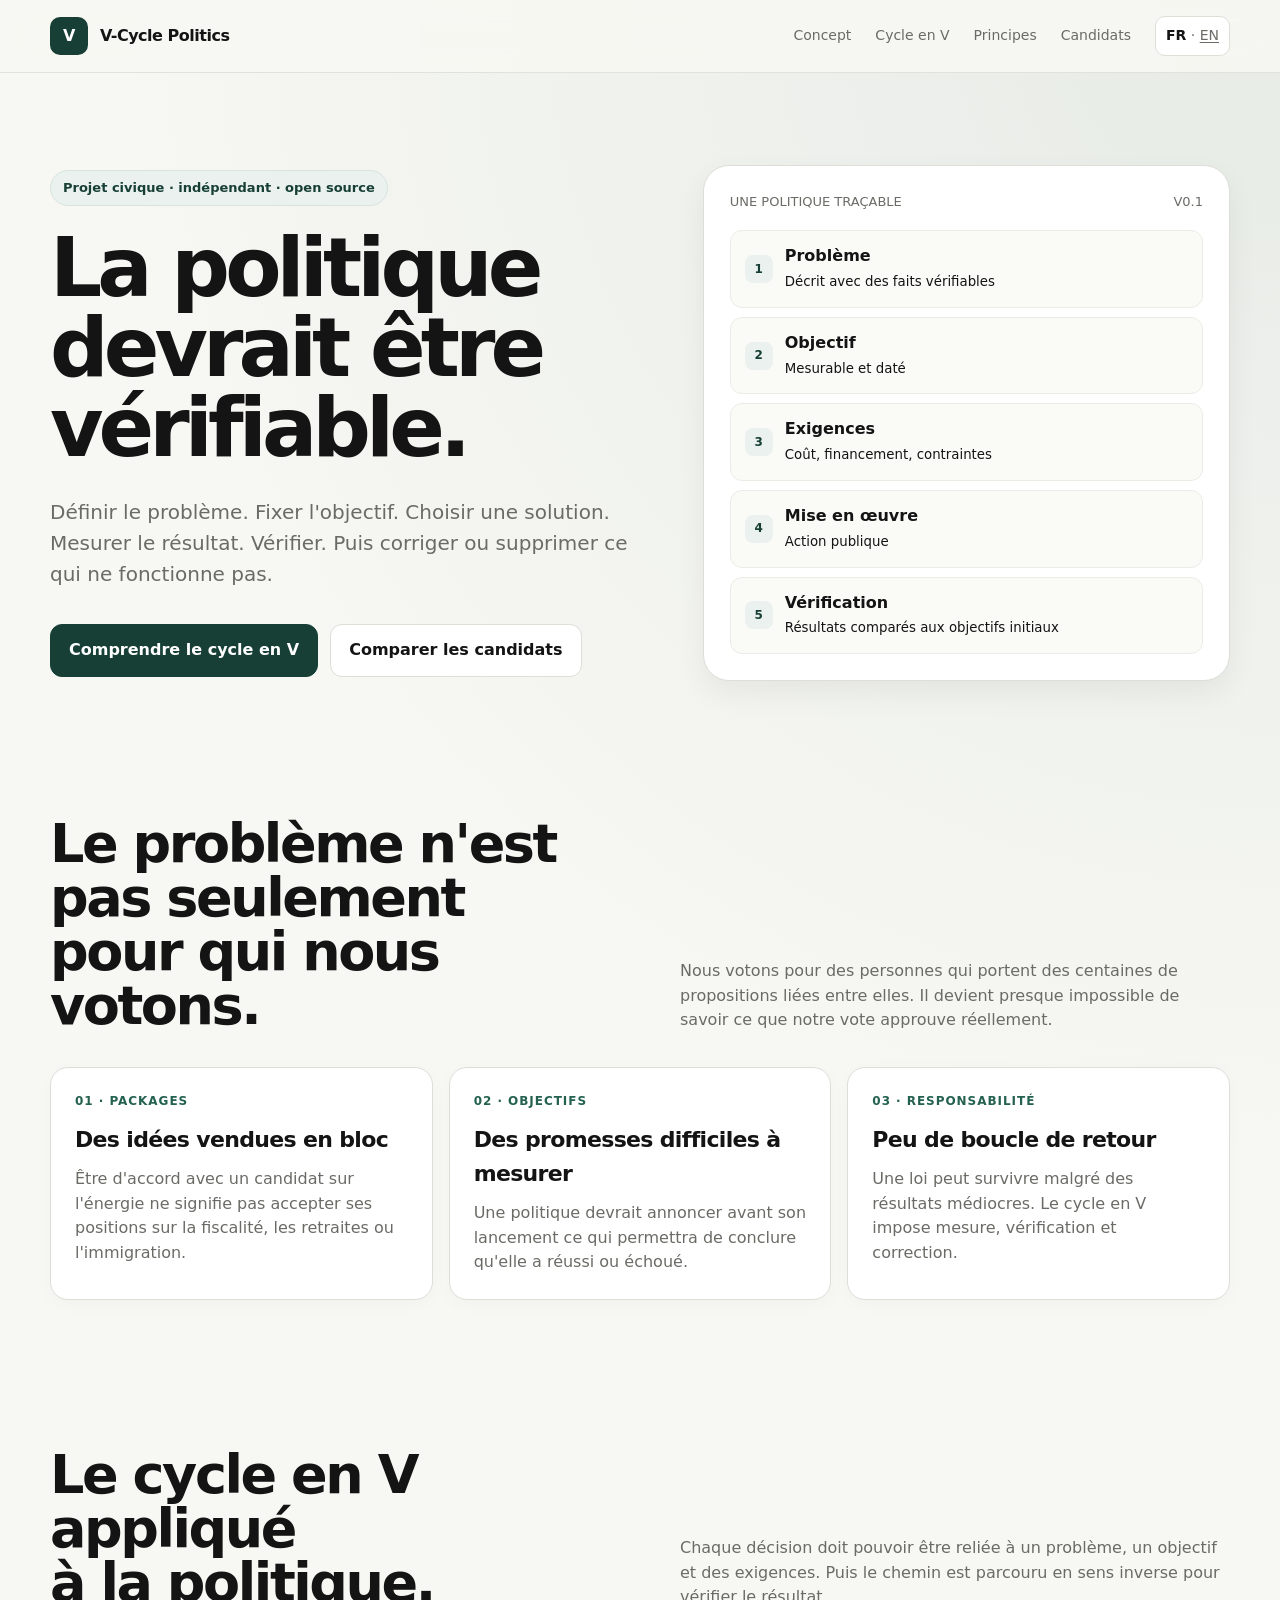
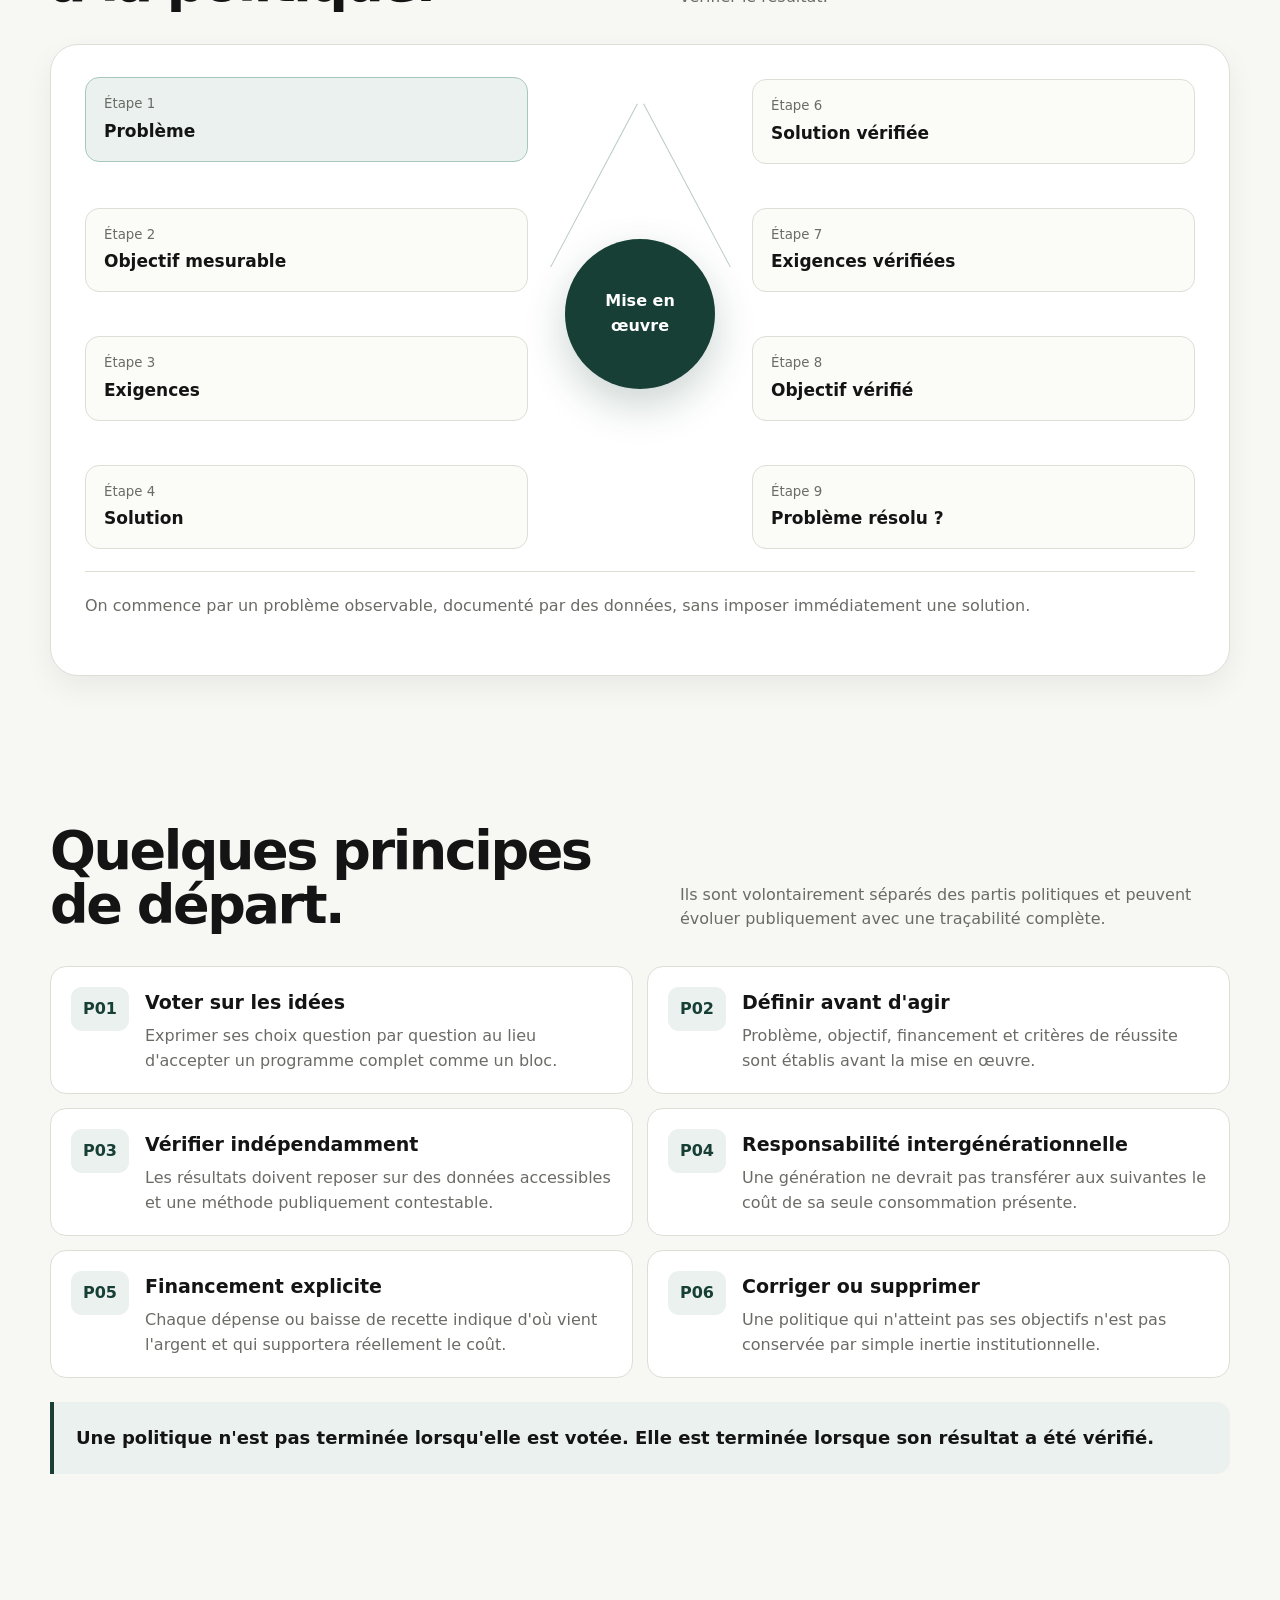
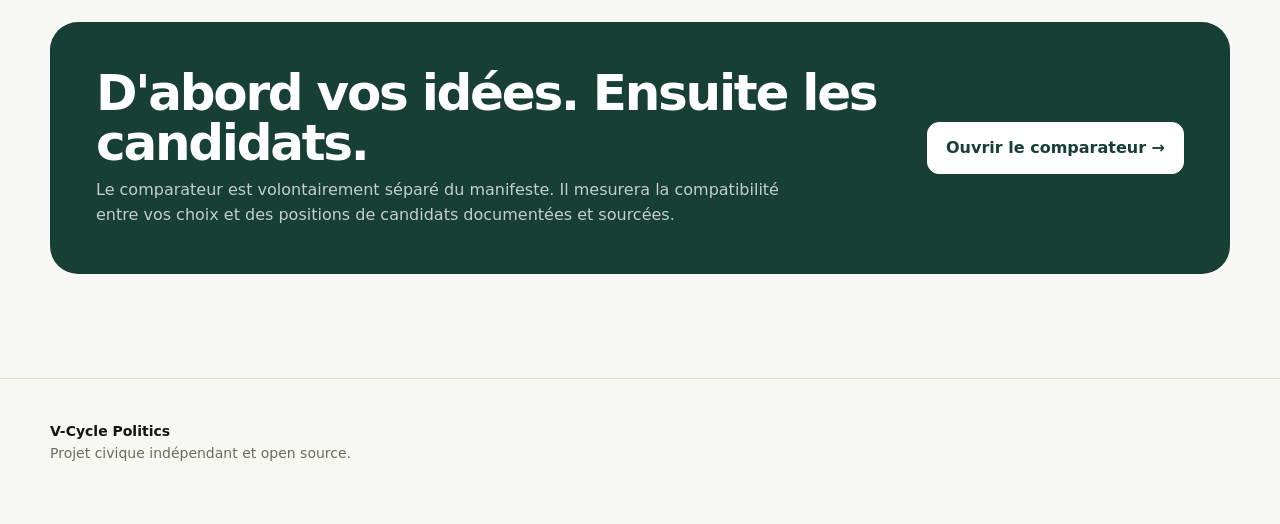
<file: index.html>
<!doctype html>
<html lang="fr">
<head>
  <meta charset="utf-8">
  <meta name="viewport" content="width=device-width, initial-scale=1">
  <title>V-Cycle Politics — La politique devrait être vérifiable</title>
  <meta name="description" content="Une proposition civique pour concevoir, financer et vérifier les politiques publiques avec un cycle en V.">
  <link rel="stylesheet" href="assets/styles.css">
</head>
<body>
  <header>
    <div class="wrap">
      <nav>
        <a class="brand" href="./"><span class="logo">V</span><span>V-Cycle Politics</span></a>
        <div class="links">
          <a href="#concept">Concept</a>
          <a href="#cycle">Cycle en V</a>
          <a href="#principes">Principes</a>
          <a href="compare/">Candidats</a>
          <span class="lang-switch"><strong>FR</strong> · <a href="en/" hreflang="en" lang="en">EN</a></span>
        </div>
      </nav>
    </div>
  </header>

  <main>
    <div class="wrap">
      <section class="hero">
        <div>
          <div class="eyebrow">Projet civique · indépendant · open source</div>
          <h1>La politique devrait être vérifiable.</h1>
          <p>Définir le problème. Fixer l'objectif. Choisir une solution. Mesurer le résultat. Vérifier. Puis corriger ou supprimer ce qui ne fonctionne pas.</p>
          <div class="cta-row">
            <a class="btn primary" href="#cycle">Comprendre le cycle en V</a>
            <a class="btn" href="compare/">Comparer les candidats</a>
          </div>
        </div>

        <aside class="hero-card">
          <div class="top"><span>UNE POLITIQUE TRAÇABLE</span><span>V0.1</span></div>
          <div class="mini-flow">
            <div class="flow-step"><span class="num">1</span><div><strong>Problème</strong><br><small>Décrit avec des faits vérifiables</small></div></div>
            <div class="flow-step"><span class="num">2</span><div><strong>Objectif</strong><br><small>Mesurable et daté</small></div></div>
            <div class="flow-step"><span class="num">3</span><div><strong>Exigences</strong><br><small>Coût, financement, contraintes</small></div></div>
            <div class="flow-step"><span class="num">4</span><div><strong>Mise en œuvre</strong><br><small>Action publique</small></div></div>
            <div class="flow-step"><span class="num">5</span><div><strong>Vérification</strong><br><small>Résultats comparés aux objectifs initiaux</small></div></div>
          </div>
        </aside>
      </section>

      <section id="concept">
        <div class="section-head">
          <h2>Le problème n'est pas seulement<br>pour qui nous votons.</h2>
          <p>Nous votons pour des personnes qui portent des centaines de propositions liées entre elles. Il devient presque impossible de savoir ce que notre vote approuve réellement.</p>
        </div>
        <div class="problems">
          <article class="card">
            <div class="kicker">01 · Packages</div>
            <h3>Des idées vendues en bloc</h3>
            <p>Être d'accord avec un candidat sur l'énergie ne signifie pas accepter ses positions sur la fiscalité, les retraites ou l'immigration.</p>
          </article>
          <article class="card">
            <div class="kicker">02 · Objectifs</div>
            <h3>Des promesses difficiles à mesurer</h3>
            <p>Une politique devrait annoncer avant son lancement ce qui permettra de conclure qu'elle a réussi ou échoué.</p>
          </article>
          <article class="card">
            <div class="kicker">03 · Responsabilité</div>
            <h3>Peu de boucle de retour</h3>
            <p>Une loi peut survivre malgré des résultats médiocres. Le cycle en V impose mesure, vérification et correction.</p>
          </article>
        </div>
      </section>

      <section id="cycle">
        <div class="section-head">
          <h2>Le cycle en V appliqué<br>à la politique.</h2>
          <p>Chaque décision doit pouvoir être reliée à un problème, un objectif et des exigences. Puis le chemin est parcouru en sens inverse pour vérifier le résultat.</p>
        </div>

        <div class="vcycle">
          <div class="v-grid">
            <div class="side">
              <div class="vc-step active" data-detail="On commence par un problème observable, documenté par des données, sans imposer immédiatement une solution."><small>Étape 1</small><strong>Problème</strong></div>
              <div class="vc-step" data-detail="L'objectif précise ce que nous voulons améliorer et à quelle échéance. Il doit pouvoir être mesuré."><small>Étape 2</small><strong>Objectif mesurable</strong></div>
              <div class="vc-step" data-detail="Les exigences décrivent les contraintes : budget, financement, libertés, délais, effets secondaires acceptables."><small>Étape 3</small><strong>Exigences</strong></div>
              <div class="vc-step" data-detail="On choisit ensuite seulement les moyens : loi, investissement, organisation, expérimentation ou absence d'action."><small>Étape 4</small><strong>Solution</strong></div>
            </div>

            <div class="center"><div class="implementation">Mise en<br>œuvre</div></div>

            <div class="side">
              <div class="vc-step" data-detail="La première vérification consiste à constater que la solution décidée a réellement été mise en œuvre comme prévu."><small>Étape 6</small><strong>Solution vérifiée</strong></div>
              <div class="vc-step" data-detail="On vérifie ensuite que les exigences ont été respectées : coût, financement, délais et contraintes."><small>Étape 7</small><strong>Exigences vérifiées</strong></div>
              <div class="vc-step" data-detail="Les indicateurs définis avant l'action permettent de savoir si l'objectif annoncé a été atteint."><small>Étape 8</small><strong>Objectif vérifié</strong></div>
              <div class="vc-step" data-detail="Enfin, on revient au problème initial : a-t-il réellement diminué ? Si non, la politique doit être corrigée ou arrêtée."><small>Étape 9</small><strong>Problème résolu ?</strong></div>
            </div>
          </div>
          <div class="vc-detail" id="vc-detail">On commence par un problème observable, documenté par des données, sans imposer immédiatement une solution.</div>
        </div>
      </section>

      <section id="principes">
        <div class="section-head">
          <h2>Quelques principes<br>de départ.</h2>
          <p>Ils sont volontairement séparés des partis politiques et peuvent évoluer publiquement avec une traçabilité complète.</p>
        </div>

        <div class="principles">
          <div class="principle"><div class="pid">P01</div><div><h3>Voter sur les idées</h3><p>Exprimer ses choix question par question au lieu d'accepter un programme complet comme un bloc.</p></div></div>
          <div class="principle"><div class="pid">P02</div><div><h3>Définir avant d'agir</h3><p>Problème, objectif, financement et critères de réussite sont établis avant la mise en œuvre.</p></div></div>
          <div class="principle"><div class="pid">P03</div><div><h3>Vérifier indépendamment</h3><p>Les résultats doivent reposer sur des données accessibles et une méthode publiquement contestable.</p></div></div>
          <div class="principle"><div class="pid">P04</div><div><h3>Responsabilité intergénérationnelle</h3><p>Une génération ne devrait pas transférer aux suivantes le coût de sa seule consommation présente.</p></div></div>
          <div class="principle"><div class="pid">P05</div><div><h3>Financement explicite</h3><p>Chaque dépense ou baisse de recette indique d'où vient l'argent et qui supportera réellement le coût.</p></div></div>
          <div class="principle"><div class="pid">P06</div><div><h3>Corriger ou supprimer</h3><p>Une politique qui n'atteint pas ses objectifs n'est pas conservée par simple inertie institutionnelle.</p></div></div>
        </div>

        <div class="principle-quote">Une politique n'est pas terminée lorsqu'elle est votée. Elle est terminée lorsque son résultat a été vérifié.</div>
      </section>

      <section>
        <div class="compare-cta">
          <div>
            <h2>D'abord vos idées. Ensuite les candidats.</h2>
            <p>Le comparateur est volontairement séparé du manifeste. Il mesurera la compatibilité entre vos choix et des positions de candidats documentées et sourcées.</p>
          </div>
          <a class="btn" href="compare/">Ouvrir le comparateur →</a>
        </div>
      </section>
    </div>
  </main>

  <footer>
    <div class="wrap footer-grid">
      <div><strong style="color:var(--text)">V-Cycle Politics</strong><br>Projet civique indépendant et open source.</div>
      <div>Français · autres langues prévues</div>
    </div>
  </footer>

  <script src="assets/site.js"></script>
</body>
</html>
</file>
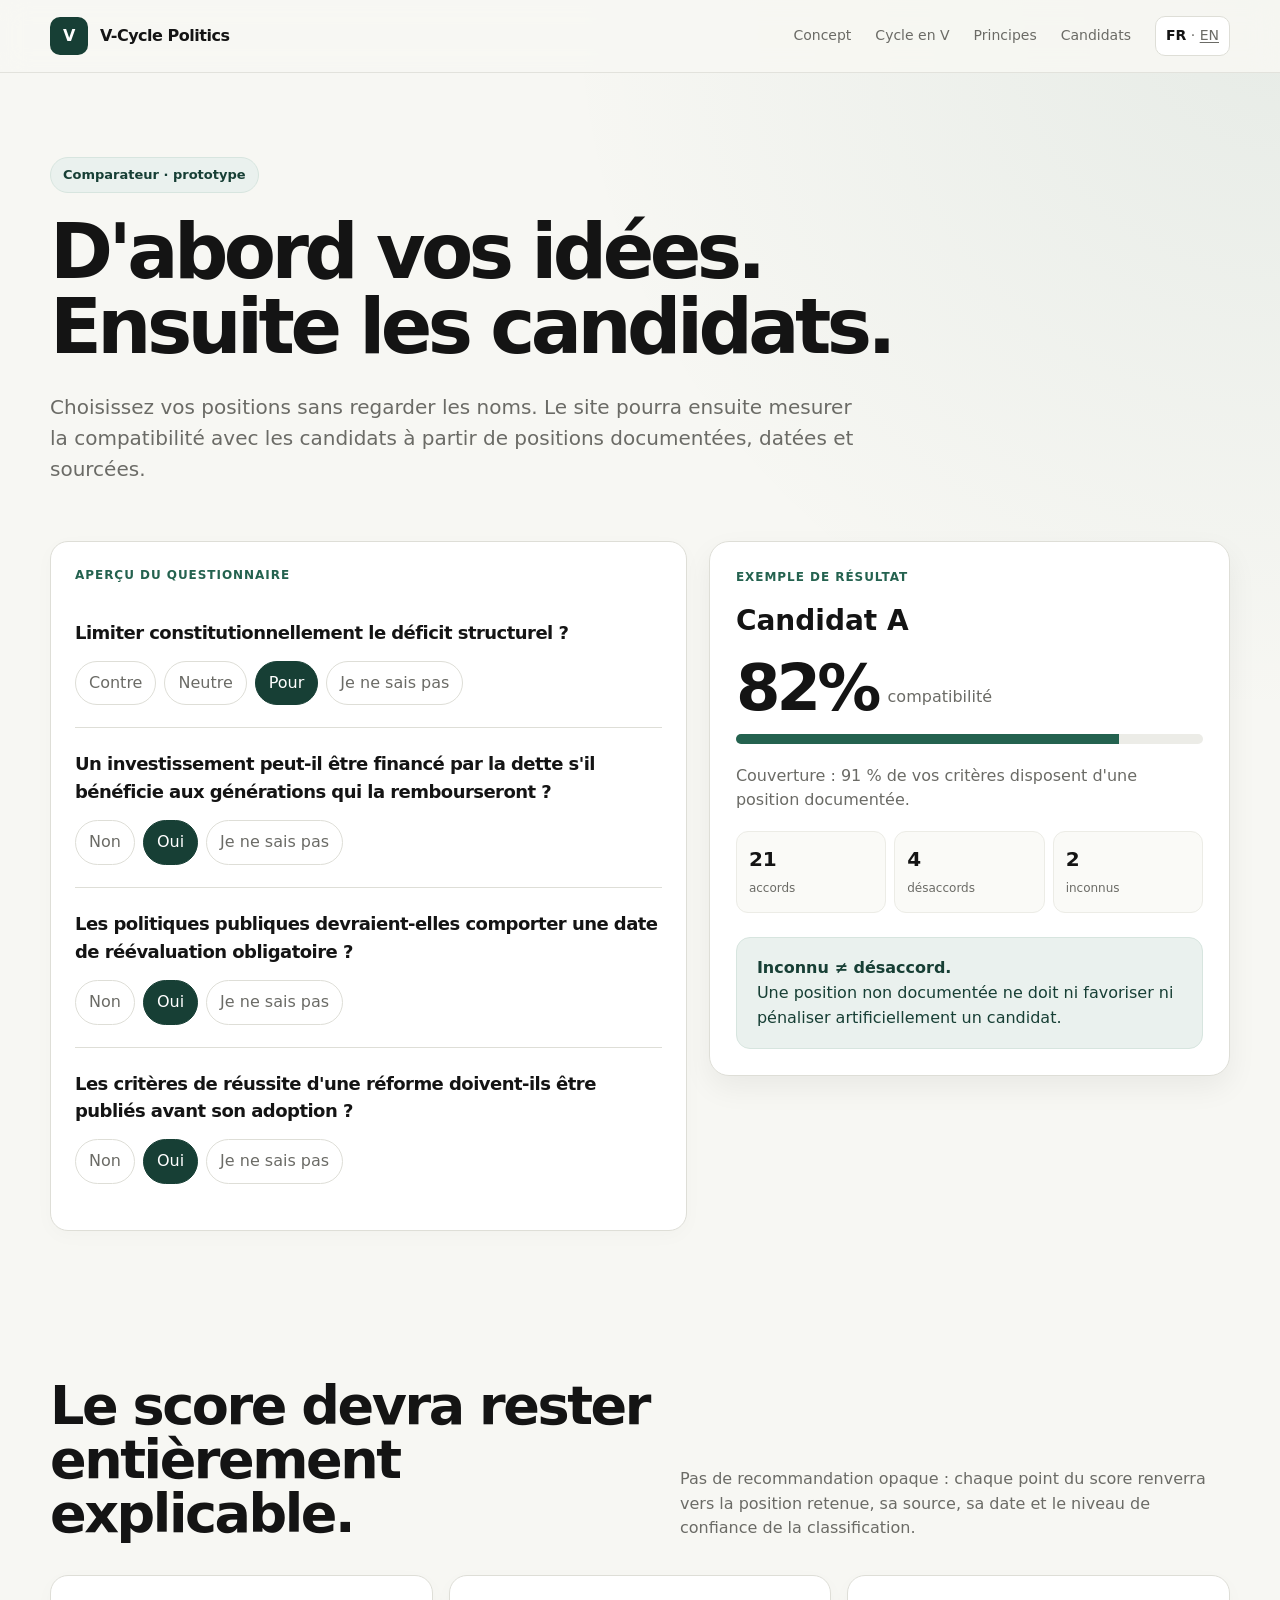
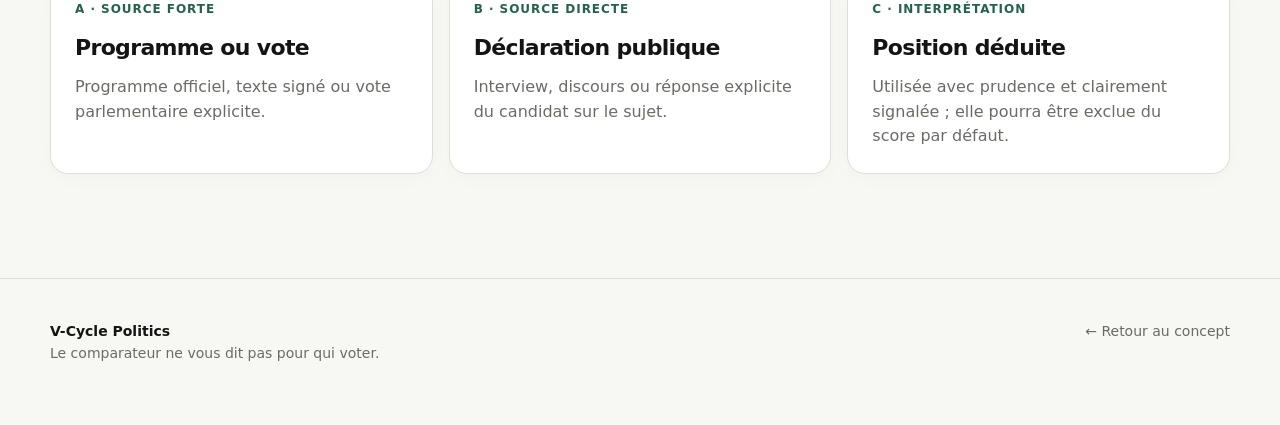
<file: compare/index.html>
<!doctype html>
<html lang="fr">
<head>
  <meta charset="utf-8">
  <meta name="viewport" content="width=device-width, initial-scale=1">
  <title>Comparer les candidats — V-Cycle Politics</title>
  <meta name="description" content="Choisissez d'abord vos idées, puis comparez-les aux positions documentées des candidats.">
  <link rel="stylesheet" href="../assets/styles.css">
</head>
<body>
  <header>
    <div class="wrap">
      <nav>
        <a class="brand" href="../"><span class="logo">V</span><span>V-Cycle Politics</span></a>
        <div class="links">
          <a href="../#concept">Concept</a>
          <a href="../#cycle">Cycle en V</a>
          <a href="../#principes">Principes</a>
          <a href="./" aria-current="page">Candidats</a>
          <span class="lang-switch"><strong>FR</strong> · <a href="../en/compare/" hreflang="en" lang="en">EN</a></span>
        </div>
      </nav>
    </div>
  </header>

  <main>
    <div class="wrap">
      <section class="page-head">
        <div class="eyebrow">Comparateur · prototype</div>
        <h1>D'abord vos idées.<br>Ensuite les candidats.</h1>
        <p class="lede">Choisissez vos positions sans regarder les noms. Le site pourra ensuite mesurer la compatibilité avec les candidats à partir de positions documentées, datées et sourcées.</p>
      </section>

      <section style="padding-top:20px">
        <div class="matcher">
          <div class="card">
            <div class="kicker">APERÇU DU QUESTIONNAIRE</div>

            <div class="question">
              <h3>Limiter constitutionnellement le déficit structurel ?</h3>
              <div class="choices">
                <button class="choice">Contre</button>
                <button class="choice">Neutre</button>
                <button class="choice selected">Pour</button>
                <button class="choice">Je ne sais pas</button>
              </div>
            </div>

            <div class="question">
              <h3>Un investissement peut-il être financé par la dette s'il bénéficie aux générations qui la rembourseront ?</h3>
              <div class="choices">
                <button class="choice">Non</button>
                <button class="choice selected">Oui</button>
                <button class="choice">Je ne sais pas</button>
              </div>
            </div>

            <div class="question">
              <h3>Les politiques publiques devraient-elles comporter une date de réévaluation obligatoire ?</h3>
              <div class="choices">
                <button class="choice">Non</button>
                <button class="choice selected">Oui</button>
                <button class="choice">Je ne sais pas</button>
              </div>
            </div>

            <div class="question">
              <h3>Les critères de réussite d'une réforme doivent-ils être publiés avant son adoption ?</h3>
              <div class="choices">
                <button class="choice">Non</button>
                <button class="choice selected">Oui</button>
                <button class="choice">Je ne sais pas</button>
              </div>
            </div>
          </div>

          <aside class="candidate">
            <div class="kicker">EXEMPLE DE RÉSULTAT</div>
            <h3 style="font-size:28px;margin:0;">Candidat A</h3>
            <div class="score"><strong>82%</strong><span>compatibilité</span></div>
            <div class="bar"><div></div></div>
            <p style="color:var(--muted);margin:0 0 18px;">Couverture : 91 % de vos critères disposent d'une position documentée.</p>
            <div class="stats">
              <div class="stat"><strong>21</strong><span>accords</span></div>
              <div class="stat"><strong>4</strong><span>désaccords</span></div>
              <div class="stat"><strong>2</strong><span>inconnus</span></div>
            </div>
            <div class="notice"><strong>Inconnu ≠ désaccord.</strong><br>Une position non documentée ne doit ni favoriser ni pénaliser artificiellement un candidat.</div>
          </aside>
        </div>
      </section>

      <section>
        <div class="section-head">
          <h2>Le score devra rester<br>entièrement explicable.</h2>
          <p>Pas de recommandation opaque : chaque point du score renverra vers la position retenue, sa source, sa date et le niveau de confiance de la classification.</p>
        </div>
        <div class="problems">
          <article class="card"><div class="kicker">A · Source forte</div><h3>Programme ou vote</h3><p>Programme officiel, texte signé ou vote parlementaire explicite.</p></article>
          <article class="card"><div class="kicker">B · Source directe</div><h3>Déclaration publique</h3><p>Interview, discours ou réponse explicite du candidat sur le sujet.</p></article>
          <article class="card"><div class="kicker">C · Interprétation</div><h3>Position déduite</h3><p>Utilisée avec prudence et clairement signalée ; elle pourra être exclue du score par défaut.</p></article>
        </div>
      </section>
    </div>
  </main>

  <footer>
    <div class="wrap footer-grid">
      <div><strong style="color:var(--text)">V-Cycle Politics</strong><br>Le comparateur ne vous dit pas pour qui voter.</div>
      <div><a href="../">← Retour au concept</a></div>
    </div>
  </footer>

  <script src="../assets/site.js"></script>
</body>
</html>
</file>
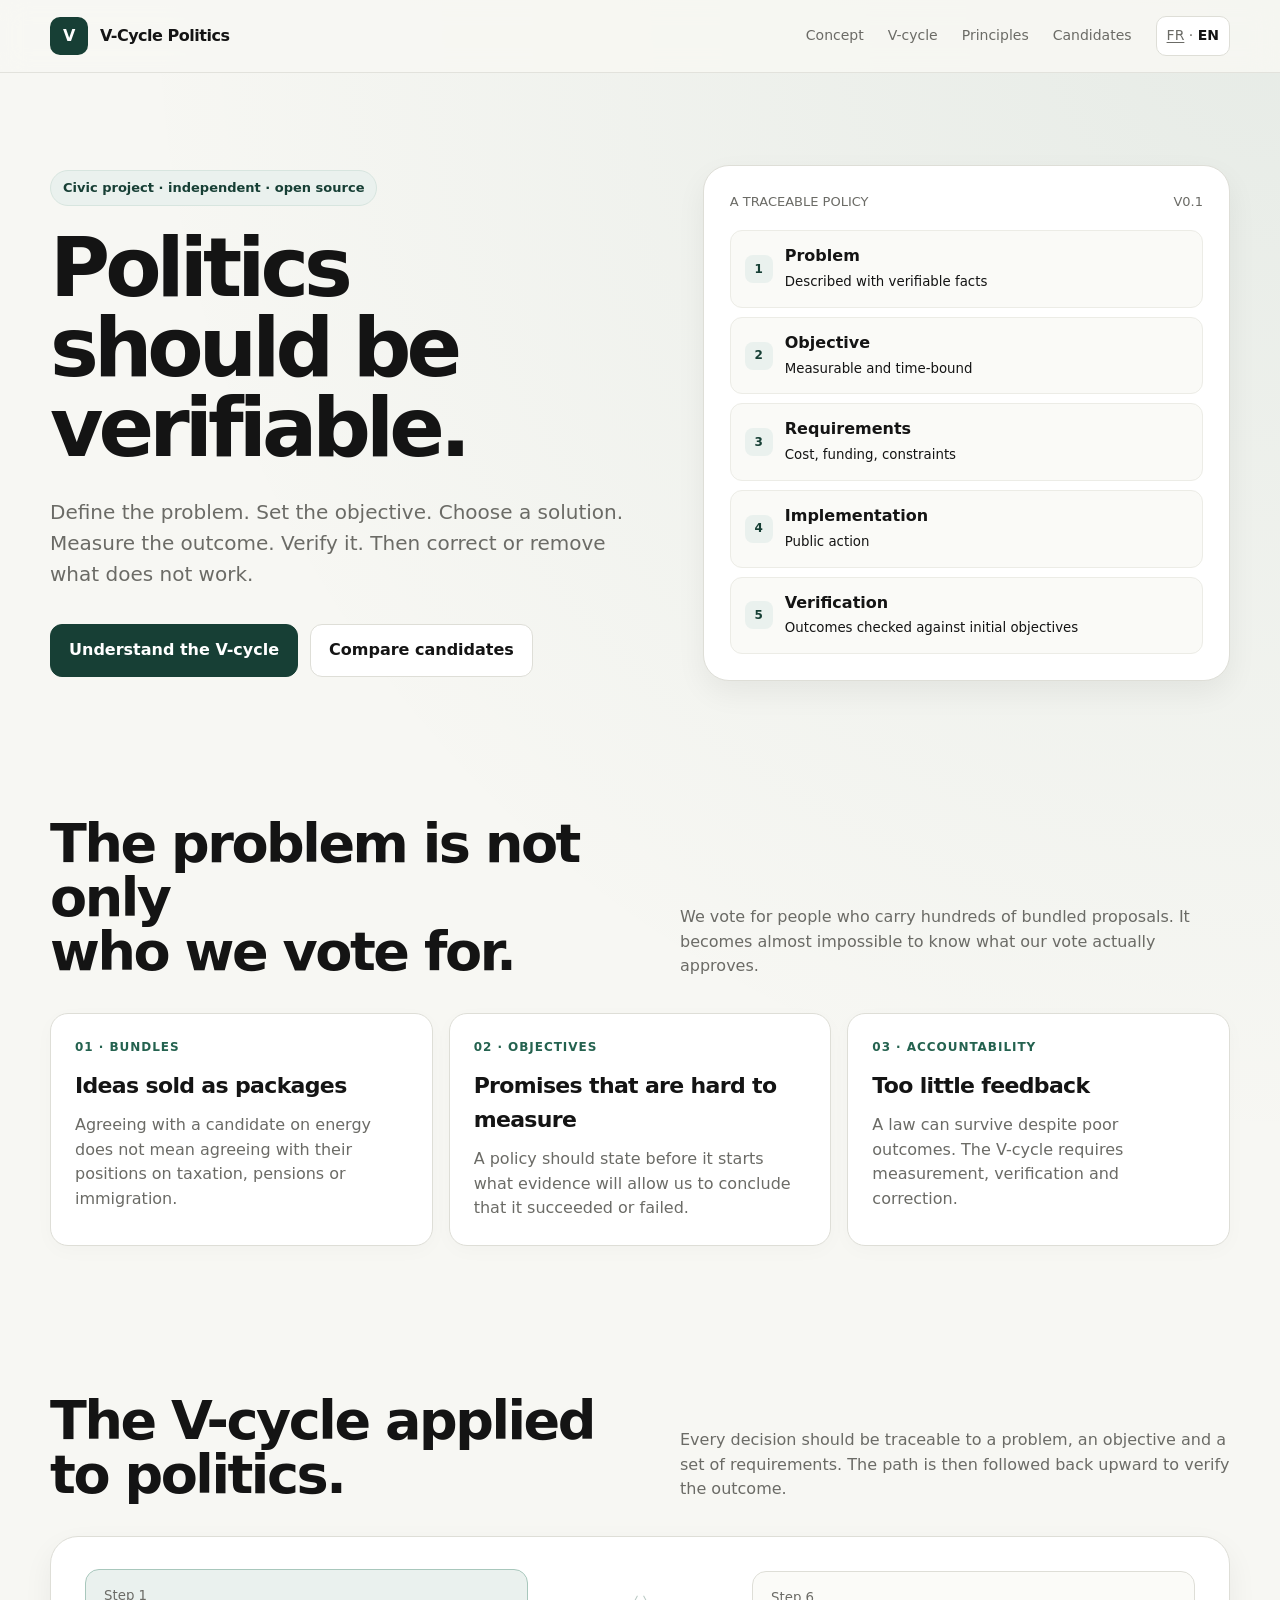
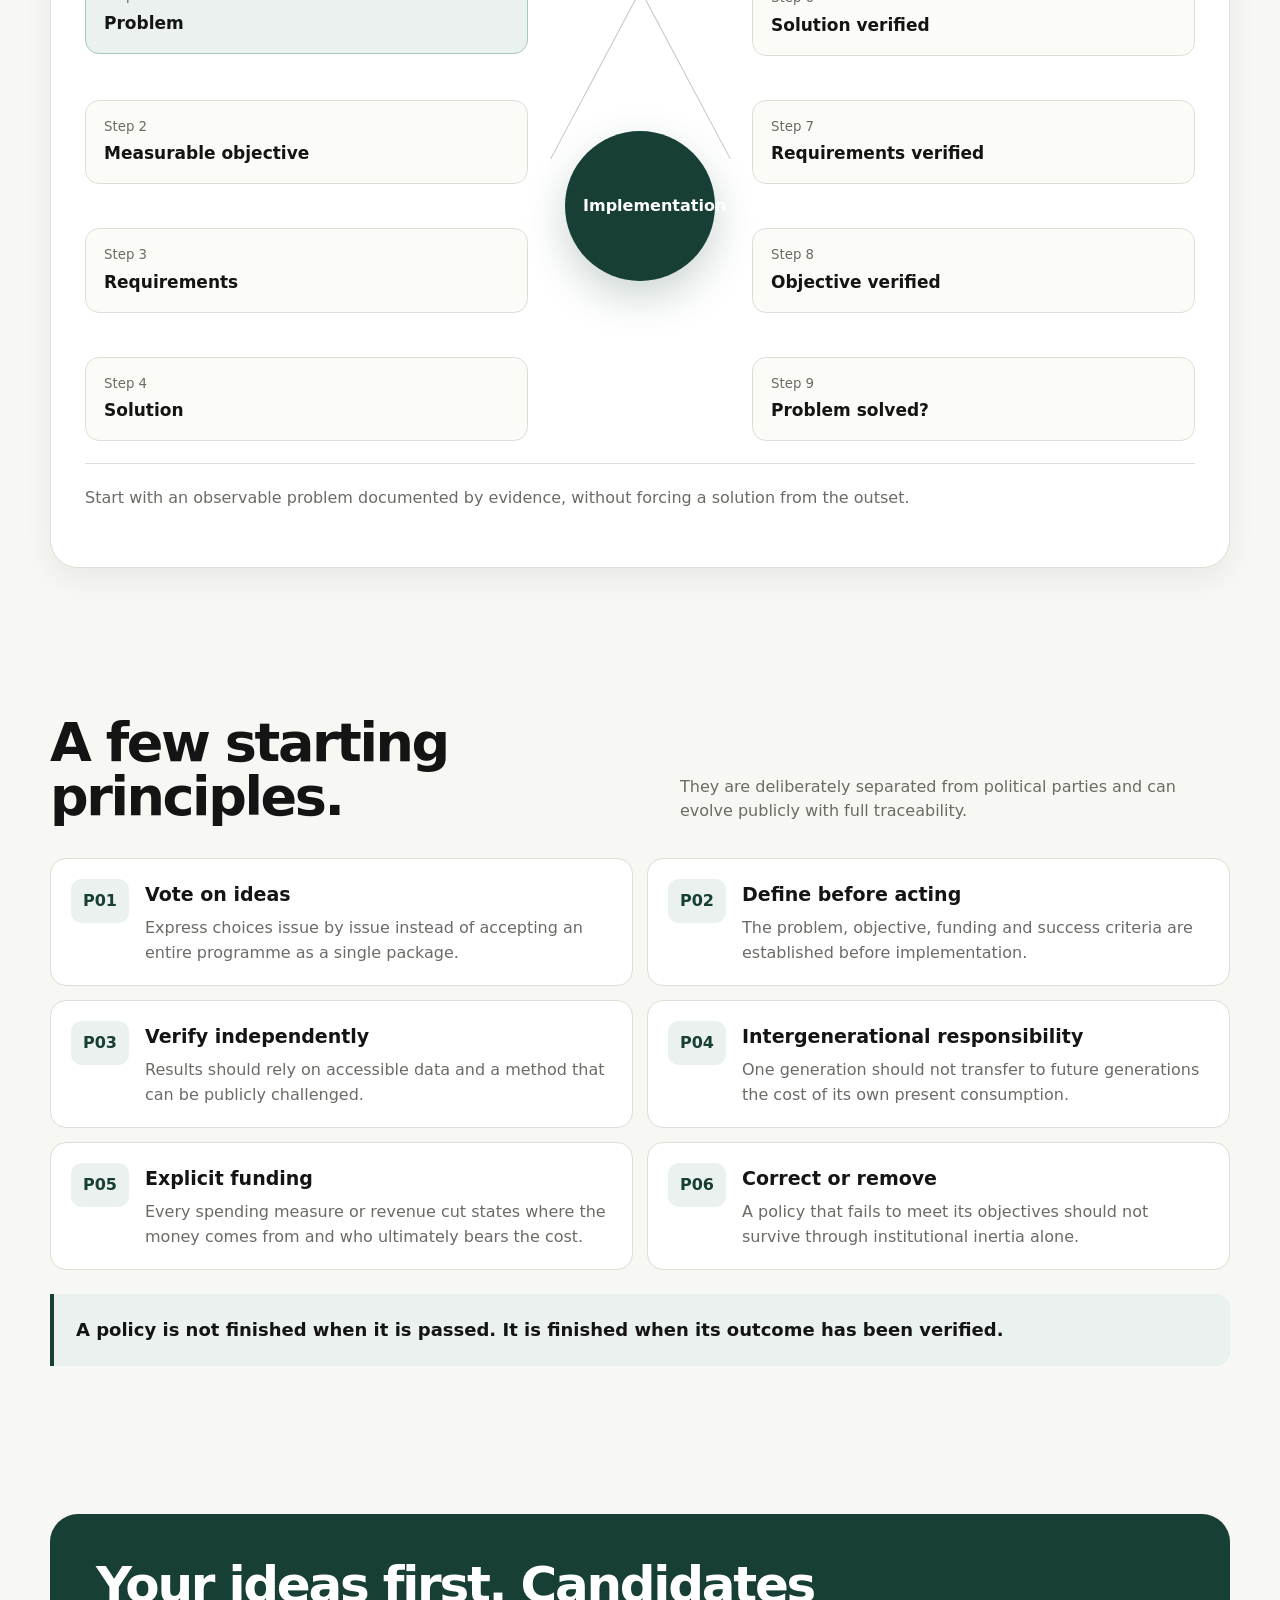
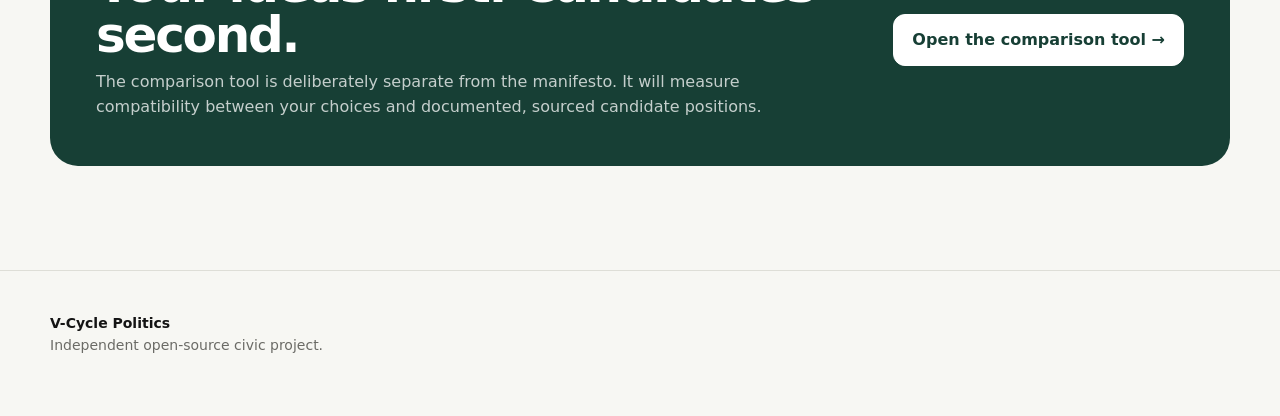
<file: en/index.html>
<!doctype html>
<html lang="en">
<head>
  <meta charset="utf-8">
  <meta name="viewport" content="width=device-width, initial-scale=1">
  <title>V-Cycle Politics — Politics should be verifiable</title>
  <meta name="description" content="A civic proposal to design, fund and verify public policy using the V-model.">
  <link rel="stylesheet" href="../assets/styles.css">
</head>
<body>
  <header>
    <div class="wrap">
      <nav>
        <a class="brand" href="./"><span class="logo">V</span><span>V-Cycle Politics</span></a>
        <div class="links">
          <a href="#concept">Concept</a>
          <a href="#cycle">V-cycle</a>
          <a href="#principles">Principles</a>
          <a href="compare/">Candidates</a>
          <a class="lang" href="../" aria-label="Switch to French">EN · FR</a>
        </div>
      </nav>
    </div>
  </header>

  <main>
    <div class="wrap">
      <section class="hero">
        <div>
          <div class="eyebrow">Civic project · independent · open source</div>
          <h1>Politics should be verifiable.</h1>
          <p>Define the problem. Set the objective. Choose a solution. Measure the outcome. Verify it. Then correct or remove what does not work.</p>
          <div class="cta-row">
            <a class="btn primary" href="#cycle">Understand the V-cycle</a>
            <a class="btn" href="compare/">Compare candidates</a>
          </div>
        </div>

        <aside class="hero-card">
          <div class="top"><span>A TRACEABLE POLICY</span><span>V0.1</span></div>
          <div class="mini-flow">
            <div class="flow-step"><span class="num">1</span><div><strong>Problem</strong><br><small>Described with verifiable facts</small></div></div>
            <div class="flow-step"><span class="num">2</span><div><strong>Objective</strong><br><small>Measurable and time-bound</small></div></div>
            <div class="flow-step"><span class="num">3</span><div><strong>Requirements</strong><br><small>Cost, funding, constraints</small></div></div>
            <div class="flow-step"><span class="num">4</span><div><strong>Implementation</strong><br><small>Public action</small></div></div>
            <div class="flow-step"><span class="num">5</span><div><strong>Verification</strong><br><small>Outcomes checked against initial objectives</small></div></div>
          </div>
        </aside>
      </section>

      <section id="concept">
        <div class="section-head">
          <h2>The problem is not only<br>who we vote for.</h2>
          <p>We vote for people who carry hundreds of bundled proposals. It becomes almost impossible to know what our vote actually approves.</p>
        </div>
        <div class="problems">
          <article class="card">
            <div class="kicker">01 · Bundles</div>
            <h3>Ideas sold as packages</h3>
            <p>Agreeing with a candidate on energy does not mean agreeing with their positions on taxation, pensions or immigration.</p>
          </article>
          <article class="card">
            <div class="kicker">02 · Objectives</div>
            <h3>Promises that are hard to measure</h3>
            <p>A policy should state before it starts what evidence will allow us to conclude that it succeeded or failed.</p>
          </article>
          <article class="card">
            <div class="kicker">03 · Accountability</div>
            <h3>Too little feedback</h3>
            <p>A law can survive despite poor outcomes. The V-cycle requires measurement, verification and correction.</p>
          </article>
        </div>
      </section>

      <section id="cycle">
        <div class="section-head">
          <h2>The V-cycle applied<br>to politics.</h2>
          <p>Every decision should be traceable to a problem, an objective and a set of requirements. The path is then followed back upward to verify the outcome.</p>
        </div>

        <div class="vcycle">
          <div class="v-grid">
            <div class="side">
              <div class="vc-step active" data-detail="Start with an observable problem documented by evidence, without forcing a solution from the outset."><small>Step 1</small><strong>Problem</strong></div>
              <div class="vc-step" data-detail="The objective states what should improve and by when. It must be measurable."><small>Step 2</small><strong>Measurable objective</strong></div>
              <div class="vc-step" data-detail="Requirements capture constraints such as budget, funding, rights, deadlines and acceptable side effects."><small>Step 3</small><strong>Requirements</strong></div>
              <div class="vc-step" data-detail="Only then do we choose the means: law, investment, reorganisation, experimentation, or no action."><small>Step 4</small><strong>Solution</strong></div>
            </div>

            <div class="center"><div class="implementation">Implementation</div></div>

            <div class="side">
              <div class="vc-step" data-detail="First verify that the chosen solution was actually implemented as intended."><small>Step 6</small><strong>Solution verified</strong></div>
              <div class="vc-step" data-detail="Then verify the requirements: cost, funding, deadlines and constraints."><small>Step 7</small><strong>Requirements verified</strong></div>
              <div class="vc-step" data-detail="Indicators defined before implementation show whether the stated objective was achieved."><small>Step 8</small><strong>Objective verified</strong></div>
              <div class="vc-step" data-detail="Finally return to the original problem: did it actually improve? If not, the policy should be corrected or stopped."><small>Step 9</small><strong>Problem solved?</strong></div>
            </div>
          </div>
          <div class="vc-detail" id="vc-detail">Start with an observable problem documented by evidence, without forcing a solution from the outset.</div>
        </div>
      </section>

      <section id="principles">
        <div class="section-head">
          <h2>A few starting<br>principles.</h2>
          <p>They are deliberately separated from political parties and can evolve publicly with full traceability.</p>
        </div>

        <div class="principles">
          <div class="principle"><div class="pid">P01</div><div><h3>Vote on ideas</h3><p>Express choices issue by issue instead of accepting an entire programme as a single package.</p></div></div>
          <div class="principle"><div class="pid">P02</div><div><h3>Define before acting</h3><p>The problem, objective, funding and success criteria are established before implementation.</p></div></div>
          <div class="principle"><div class="pid">P03</div><div><h3>Verify independently</h3><p>Results should rely on accessible data and a method that can be publicly challenged.</p></div></div>
          <div class="principle"><div class="pid">P04</div><div><h3>Intergenerational responsibility</h3><p>One generation should not transfer to future generations the cost of its own present consumption.</p></div></div>
          <div class="principle"><div class="pid">P05</div><div><h3>Explicit funding</h3><p>Every spending measure or revenue cut states where the money comes from and who ultimately bears the cost.</p></div></div>
          <div class="principle"><div class="pid">P06</div><div><h3>Correct or remove</h3><p>A policy that fails to meet its objectives should not survive through institutional inertia alone.</p></div></div>
        </div>

        <div class="principle-quote">A policy is not finished when it is passed. It is finished when its outcome has been verified.</div>
      </section>

      <section>
        <div class="compare-cta">
          <div>
            <h2>Your ideas first. Candidates second.</h2>
            <p>The comparison tool is deliberately separate from the manifesto. It will measure compatibility between your choices and documented, sourced candidate positions.</p>
          </div>
          <a class="btn" href="compare/">Open the comparison tool →</a>
        </div>
      </section>
    </div>
  </main>

  <footer>
    <div class="wrap footer-grid">
      <div><strong style="color:var(--text)">V-Cycle Politics</strong><br>Independent open-source civic project.</div>
      <div>English · Français</div>
    </div>
  </footer>

  <script src="../assets/site.js"></script>
</body>
</html>
</file>
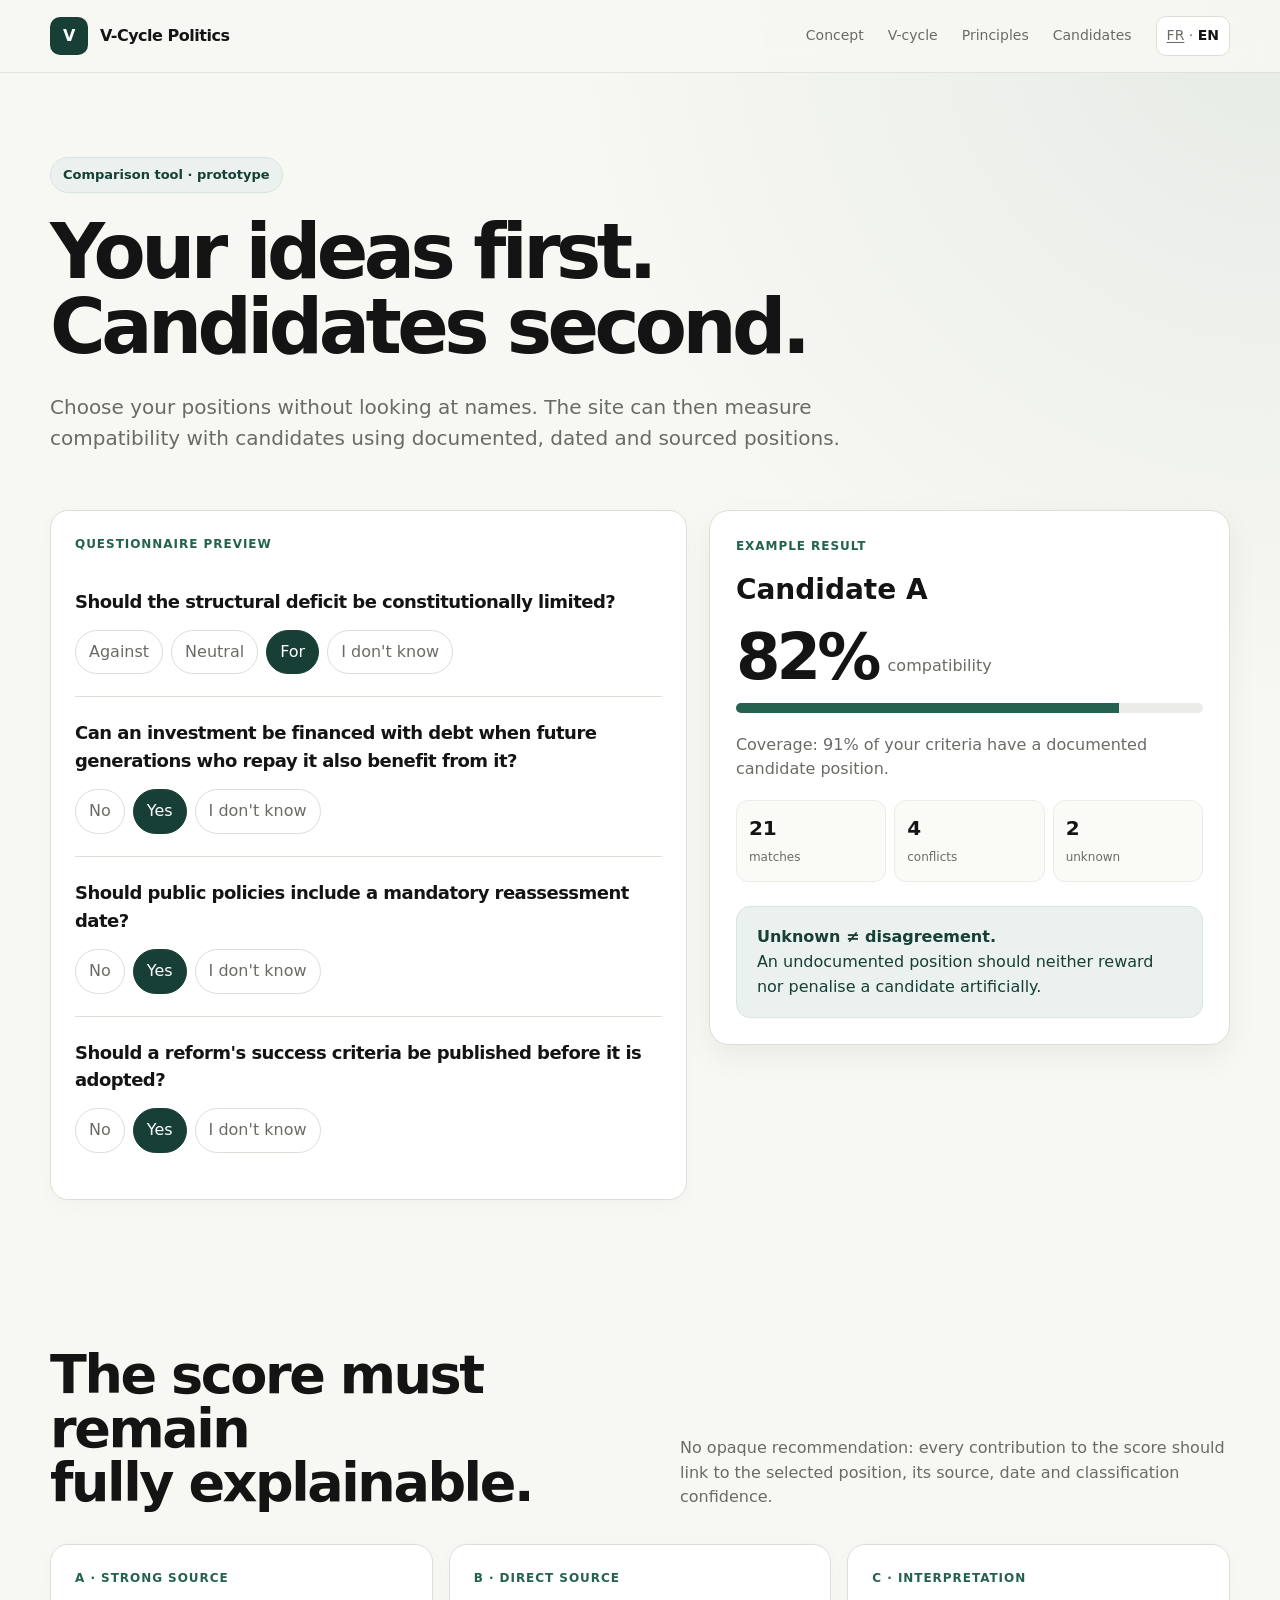
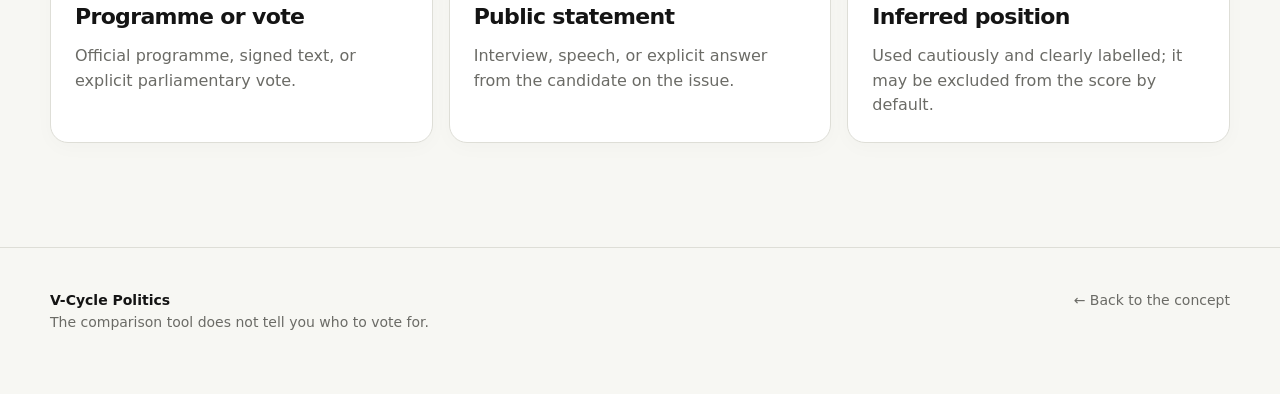
<file: en/compare/index.html>
<!doctype html>
<html lang="en">
<head>
  <meta charset="utf-8">
  <meta name="viewport" content="width=device-width, initial-scale=1">
  <title>Compare candidates — V-Cycle Politics</title>
  <meta name="description" content="Choose your ideas first, then compare them with documented candidate positions.">
  <link rel="stylesheet" href="../../assets/styles.css">
</head>
<body>
  <header>
    <div class="wrap">
      <nav>
        <a class="brand" href="../"><span class="logo">V</span><span>V-Cycle Politics</span></a>
        <div class="links">
          <a href="../#concept">Concept</a>
          <a href="../#cycle">V-cycle</a>
          <a href="../#principles">Principles</a>
          <a href="./" aria-current="page">Candidates</a>
          <a class="lang" href="../../compare/" aria-label="Switch to French">EN · FR</a>
        </div>
      </nav>
    </div>
  </header>

  <main>
    <div class="wrap">
      <section class="page-head">
        <div class="eyebrow">Comparison tool · prototype</div>
        <h1>Your ideas first.<br>Candidates second.</h1>
        <p class="lede">Choose your positions without looking at names. The site can then measure compatibility with candidates using documented, dated and sourced positions.</p>
      </section>

      <section style="padding-top:20px">
        <div class="matcher">
          <div class="card">
            <div class="kicker">QUESTIONNAIRE PREVIEW</div>

            <div class="question">
              <h3>Should the structural deficit be constitutionally limited?</h3>
              <div class="choices">
                <button class="choice">Against</button>
                <button class="choice">Neutral</button>
                <button class="choice selected">For</button>
                <button class="choice">I don't know</button>
              </div>
            </div>

            <div class="question">
              <h3>Can an investment be financed with debt when future generations who repay it also benefit from it?</h3>
              <div class="choices">
                <button class="choice">No</button>
                <button class="choice selected">Yes</button>
                <button class="choice">I don't know</button>
              </div>
            </div>

            <div class="question">
              <h3>Should public policies include a mandatory reassessment date?</h3>
              <div class="choices">
                <button class="choice">No</button>
                <button class="choice selected">Yes</button>
                <button class="choice">I don't know</button>
              </div>
            </div>

            <div class="question">
              <h3>Should a reform's success criteria be published before it is adopted?</h3>
              <div class="choices">
                <button class="choice">No</button>
                <button class="choice selected">Yes</button>
                <button class="choice">I don't know</button>
              </div>
            </div>
          </div>

          <aside class="candidate">
            <div class="kicker">EXAMPLE RESULT</div>
            <h3 style="font-size:28px;margin:0;">Candidate A</h3>
            <div class="score"><strong>82%</strong><span>compatibility</span></div>
            <div class="bar"><div></div></div>
            <p style="color:var(--muted);margin:0 0 18px;">Coverage: 91% of your criteria have a documented candidate position.</p>
            <div class="stats">
              <div class="stat"><strong>21</strong><span>matches</span></div>
              <div class="stat"><strong>4</strong><span>conflicts</span></div>
              <div class="stat"><strong>2</strong><span>unknown</span></div>
            </div>
            <div class="notice"><strong>Unknown ≠ disagreement.</strong><br>An undocumented position should neither reward nor penalise a candidate artificially.</div>
          </aside>
        </div>
      </section>

      <section>
        <div class="section-head">
          <h2>The score must remain<br>fully explainable.</h2>
          <p>No opaque recommendation: every contribution to the score should link to the selected position, its source, date and classification confidence.</p>
        </div>
        <div class="problems">
          <article class="card"><div class="kicker">A · Strong source</div><h3>Programme or vote</h3><p>Official programme, signed text, or explicit parliamentary vote.</p></article>
          <article class="card"><div class="kicker">B · Direct source</div><h3>Public statement</h3><p>Interview, speech, or explicit answer from the candidate on the issue.</p></article>
          <article class="card"><div class="kicker">C · Interpretation</div><h3>Inferred position</h3><p>Used cautiously and clearly labelled; it may be excluded from the score by default.</p></article>
        </div>
      </section>
    </div>
  </main>

  <footer>
    <div class="wrap footer-grid">
      <div><strong style="color:var(--text)">V-Cycle Politics</strong><br>The comparison tool does not tell you who to vote for.</div>
      <div><a href="../">← Back to the concept</a></div>
    </div>
  </footer>

  <script src="../../assets/site.js"></script>
</body>
</html>
</file>
<file: assets/styles.css>
:root {
  --bg: #f7f7f3;
  --surface: #ffffff;
  --text: #141414;
  --muted: #6b6b66;
  --line: #deded7;
  --accent: #173f35;
  --accent-2: #24624f;
  --soft: #eaf1ee;
  --max: 1180px;
  --radius: 18px;
  --shadow: 0 12px 30px rgba(0,0,0,.06);
}
* { box-sizing: border-box; }
html { scroll-behavior: smooth; }
body {
  margin: 0;
  font-family: Inter, ui-sans-serif, system-ui, -apple-system, BlinkMacSystemFont, "Segoe UI", sans-serif;
  background: radial-gradient(circle at top right, rgba(36,98,79,.08), transparent 30%), var(--bg);
  color: var(--text);
  line-height: 1.55;
}
a { color: inherit; text-decoration: none; }
button { font: inherit; }
.wrap { width: min(var(--max), calc(100% - 40px)); margin: 0 auto; }
header {
  position: sticky; top: 0; z-index: 20;
  backdrop-filter: blur(14px);
  background: rgba(247,247,243,.88);
  border-bottom: 1px solid rgba(222,222,215,.8);
}
nav {
  min-height: 72px; display: flex; align-items: center;
  justify-content: space-between; gap: 24px;
}
.brand { display: flex; align-items: center; gap: 12px; font-weight: 760; letter-spacing: -.03em; }
.logo {
  width: 38px; height: 38px; border-radius: 10px; background: var(--accent);
  color: white; display: grid; place-items: center; font-size: 16px; font-weight: 800;
}
.links { display: flex; gap: 24px; align-items: center; color: var(--muted); font-size: 14px; }
.links a:hover { color: var(--text); }
.lang, .lang-switch { border: 1px solid var(--line); background: var(--surface); padding: 8px 10px; border-radius: 10px; color: var(--muted); white-space: nowrap; }
.lang-switch strong { color: var(--text); }
.lang-switch a { text-decoration: underline; text-underline-offset: 2px; }
.hero {
  padding: 92px 0 62px; display: grid; grid-template-columns: 1.05fr .95fr;
  gap: 70px; align-items: center;
}
.eyebrow {
  display: inline-flex; align-items: center; gap: 9px; background: var(--soft); color: var(--accent);
  border: 1px solid #d7e5df; border-radius: 999px; padding: 7px 12px;
  font-size: 13px; font-weight: 700; margin-bottom: 22px;
}
h1 { margin: 0; font-size: clamp(46px, 7vw, 82px); line-height: .98; letter-spacing: -.06em; max-width: 850px; }
.hero p, .lede { margin: 28px 0 0; font-size: 20px; color: var(--muted); max-width: 700px; }
.cta-row { margin-top: 34px; display: flex; flex-wrap: wrap; gap: 12px; }
.btn {
  display: inline-flex; align-items: center; justify-content: center; gap: 8px;
  padding: 13px 18px; border-radius: 12px; border: 1px solid var(--line);
  background: var(--surface); font-weight: 700; cursor: pointer;
}
.btn.primary { background: var(--accent); color: #fff; border-color: var(--accent); }
.hero-card, .candidate {
  background: var(--surface); border: 1px solid var(--line); border-radius: 26px;
  padding: 26px; box-shadow: var(--shadow);
}
.hero-card .top {
  display: flex; justify-content: space-between; gap: 16px; margin-bottom: 18px;
  color: var(--muted); font-size: 13px;
}
.mini-flow { display: grid; gap: 9px; }
.flow-step {
  display: flex; align-items: center; gap: 12px; padding: 13px 14px;
  border-radius: 12px; background: #fafaf7; border: 1px solid #ecece6;
}
.num {
  width: 28px; height: 28px; border-radius: 8px; display: grid; place-items: center;
  font-size: 12px; font-weight: 800; background: var(--soft); color: var(--accent); flex: 0 0 auto;
}
section { padding: 74px 0; }
.section-head {
  display: flex; align-items: end; justify-content: space-between;
  gap: 30px; margin-bottom: 34px;
}
.section-head h2 { margin: 0; font-size: clamp(34px, 5vw, 54px); line-height: 1; letter-spacing: -.045em; }
.section-head p { margin: 0; color: var(--muted); max-width: 550px; }
.problems { display: grid; grid-template-columns: repeat(3, 1fr); gap: 16px; }
.card {
  background: var(--surface); border: 1px solid var(--line); border-radius: var(--radius);
  padding: 24px; box-shadow: 0 5px 20px rgba(0,0,0,.025);
}
.card .kicker, .kicker {
  color: var(--accent-2); font-size: 12px; font-weight: 800; text-transform: uppercase;
  letter-spacing: .08em; margin-bottom: 12px;
}
.card h3 { margin: 0 0 10px; font-size: 22px; letter-spacing: -.03em; }
.card p { color: var(--muted); margin: 0; }
.vcycle {
  position: relative; min-height: 560px; background: var(--surface); border: 1px solid var(--line);
  border-radius: 28px; padding: 34px; overflow: hidden; box-shadow: var(--shadow);
}
.v-grid {
  position: relative; z-index: 2; display: grid; grid-template-columns: 1fr 180px 1fr;
  gap: 22px; min-height: 470px; align-items: stretch;
}
.side { display: flex; flex-direction: column; justify-content: space-between; gap: 12px; }
.vc-step {
  border: 1px solid var(--line); border-radius: 14px; padding: 16px 18px;
  background: #fbfbf8; cursor: pointer; transition: .16s ease;
}
.vc-step:hover, .vc-step.active { transform: translateY(-2px); border-color: #a8c7bc; background: var(--soft); }
.vc-step small { display: block; color: var(--muted); margin-bottom: 3px; }
.vc-step strong { font-size: 17px; }
.center { display: grid; place-items: center; position: relative; }
.center::before, .center::after {
  content: ""; position: absolute; width: 1px; height: 185px; background: #b9c9c3;
}
.center::before { transform: rotate(28deg) translate(-42px, 20px); top: 16px; }
.center::after { transform: rotate(-28deg) translate(42px, 20px); top: 16px; }
.implementation {
  width: 150px; height: 150px; border-radius: 50%; background: var(--accent); color: #fff;
  display: grid; place-items: center; text-align: center; padding: 18px; font-weight: 800;
  box-shadow: 0 16px 40px rgba(23,63,53,.22); z-index: 3;
}
.vc-detail { margin-top: 22px; border-top: 1px solid var(--line); padding-top: 22px; color: var(--muted); min-height: 70px; }
.principles { display: grid; grid-template-columns: repeat(2, 1fr); gap: 14px; }
.principle {
  background: var(--surface); border: 1px solid var(--line); border-radius: 16px;
  padding: 20px; display: grid; grid-template-columns: 58px 1fr; gap: 16px;
}
.pid {
  height: 44px; border-radius: 11px; background: var(--soft); color: var(--accent);
  font-weight: 800; display: grid; place-items: center;
}
.principle h3 { margin: 1px 0 6px; font-size: 19px; }
.principle p { margin: 0; color: var(--muted); }
.principle-quote {
  margin-top: 24px; padding: 22px; border-left: 4px solid var(--accent);
  background: var(--soft); border-radius: 0 14px 14px 0; font-size: 18px; font-weight: 650;
}
.compare-cta {
  background: var(--accent); color: white; border-radius: 28px; padding: 46px;
  display: grid; grid-template-columns: 1fr auto; gap: 30px; align-items: center;
}
.compare-cta h2 { margin: 0 0 10px; font-size: clamp(32px, 5vw, 50px); line-height: 1; letter-spacing: -.045em; }
.compare-cta p { margin: 0; color: rgba(255,255,255,.75); max-width: 700px; }
.compare-cta .btn { background: white; color: var(--accent); border-color: white; }

.page-head { padding: 84px 0 36px; }
.page-head h1 { font-size: clamp(44px, 7vw, 76px); }
.page-head .lede { max-width: 820px; }
.matcher { display: grid; grid-template-columns: 1.1fr .9fr; gap: 22px; }
.question { padding: 22px 0; border-bottom: 1px solid var(--line); }
.question:first-child { padding-top: 4px; }
.question:last-child { border-bottom: 0; }
.question h3 { margin: 0 0 14px; font-size: 18px; }
.choices { display: flex; flex-wrap: wrap; gap: 8px; }
.choice {
  border: 1px solid var(--line); background: #fff; border-radius: 999px;
  padding: 9px 13px; cursor: pointer; color: var(--muted);
}
.choice.selected { background: var(--accent); border-color: var(--accent); color: white; }
.candidate { position: sticky; top: 98px; height: fit-content; border-radius: 20px; }
.score { display: flex; align-items: end; gap: 10px; margin: 18px 0 8px; }
.score strong { font-size: 64px; line-height: .9; letter-spacing: -.06em; }
.score span { color: var(--muted); margin-bottom: 8px; }
.bar { height: 10px; border-radius: 999px; background: #ecece7; overflow: hidden; margin: 16px 0 20px; }
.bar > div { width: 82%; height: 100%; background: var(--accent-2); }
.stats { display: grid; grid-template-columns: repeat(3, 1fr); gap: 8px; }
.stat { background: #fafaf7; border: 1px solid #ecece6; border-radius: 12px; padding: 12px; }
.stat strong { display: block; font-size: 20px; }
.stat span { color: var(--muted); font-size: 12px; }
.notice {
  margin-top: 24px; padding: 18px 20px; border: 1px solid #d7e5df;
  background: var(--soft); border-radius: 14px; color: var(--accent);
}
footer {
  padding: 42px 0 60px; border-top: 1px solid var(--line);
  color: var(--muted); font-size: 14px; margin-top: 30px;
}
.footer-grid { display: flex; align-items: start; justify-content: space-between; gap: 24px; }

@media (max-width: 900px) {
  .hero, .matcher, .problems, .principles, .compare-cta { grid-template-columns: 1fr; }
  .links > a:not(.lang) { display: none; }
  .v-grid { grid-template-columns: 1fr; }
  .center { min-height: 180px; }
  .center::before, .center::after { display: none; }
  .candidate { position: static; }
}
</file>
